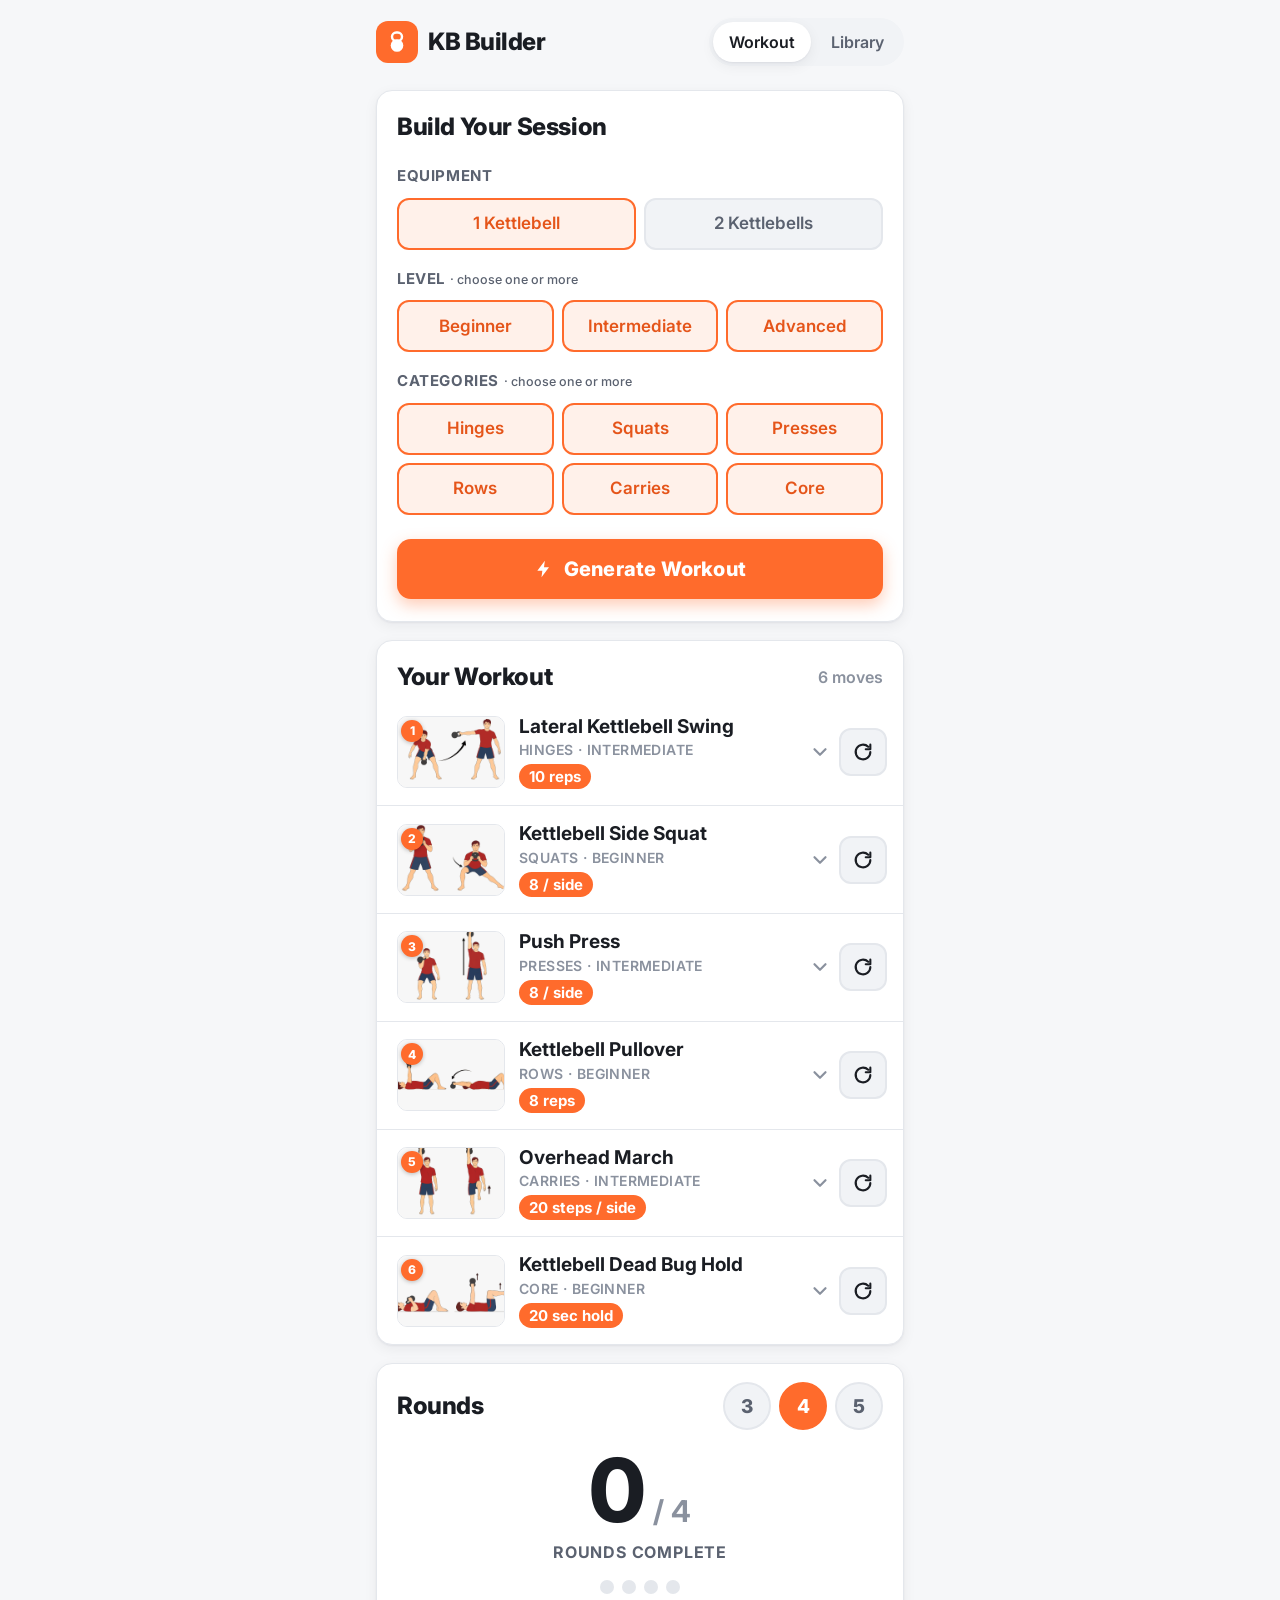
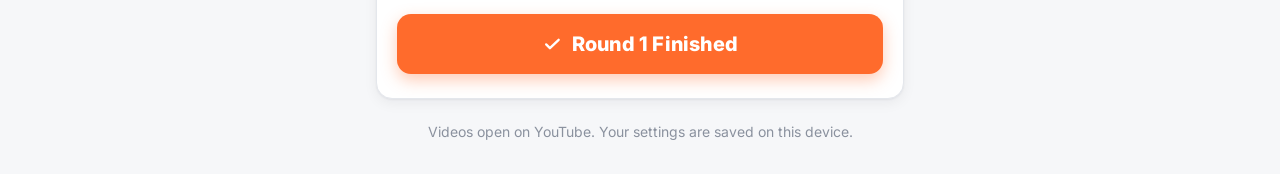
<file: index.html>
<!DOCTYPE html>
<html lang="en">
<head>
<meta charset="UTF-8">
<meta name="viewport" content="width=device-width, initial-scale=1, viewport-fit=cover">
<meta name="theme-color" content="#FF6B2C">
<meta name="description" content="Build a kettlebell workout, see how each move is done, and track your rounds.">
<title>KB Builder</title>
<link rel="icon" href="data:image/svg+xml,%3Csvg xmlns='http://www.w3.org/2000/svg' viewBox='0 0 24 24'%3E%3Crect width='24' height='24' rx='6' fill='%23FF6B2C'/%3E%3Crect x='7' y='3' width='10' height='8' rx='4' fill='none' stroke='white' stroke-width='2.4'/%3E%3Ccircle cx='12' cy='15.5' r='6' fill='white'/%3E%3C/svg%3E">
<link rel="preconnect" href="https://fonts.googleapis.com">
<link rel="preconnect" href="https://fonts.gstatic.com" crossorigin>
<link href="https://fonts.googleapis.com/css2?family=Inter:wght@400;500;600;700;800&display=swap" rel="stylesheet">
<link rel="stylesheet" href="css/styles.css">
</head>
<body>
<div class="wrap">

  <header class="header">
    <a class="brand" href="index.html">
      <span class="logo">
        <svg width="24" height="24" viewBox="0 0 24 24" fill="none" aria-hidden="true"><rect x="7" y="2.5" width="10" height="8.5" rx="4.2" stroke="#fff" stroke-width="2.4"/><circle cx="12" cy="15.5" r="6.3" fill="#fff"/></svg>
      </span>
      <span class="brand-text">KB Builder</span>
    </a>
    <nav class="nav">
      <a href="index.html" class="active">Workout</a>
      <a href="library.html">Library</a>
    </nav>
  </header>

  <section class="panel">
    <div class="panel-heading"><h2 class="panel-title">Build Your Session</h2></div>
    <div class="panel-body">
      <div class="control-label">Equipment</div>
      <div class="chip-row" id="equipment-row"></div>
      <div class="control-label">Level <small>· choose one or more</small></div>
      <div class="chip-row" id="level-row"></div>
      <div class="control-label">Categories <small>· choose one or more</small></div>
      <div class="chip-row" id="category-row"></div>
      <button class="primary-btn" id="generate-btn">
        <svg width="20" height="20" viewBox="0 0 24 24" fill="none" aria-hidden="true"><path d="M13 2 4 14h6l-1 8 9-12h-6l1-8Z" fill="currentColor"/></svg>
        Generate Workout
      </button>
    </div>
  </section>

  <section class="panel">
    <div class="panel-heading">
      <h2 class="panel-title">Your Workout</h2>
      <span class="count" id="workout-count"></span>
    </div>
    <div class="ex-list" id="exercise-list"></div>
  </section>

  <section class="panel">
    <div class="panel-heading">
      <h2 class="panel-title">Rounds</h2>
      <div class="target-row" id="target-row" aria-label="Target rounds"></div>
    </div>
    <div class="rt" id="rt-active">
      <button class="rt-count" id="rt-count" aria-label="Undo last round">
        <span class="rt-num" id="rt-num">0</span><span class="rt-of" id="rt-of">/ 4</span>
      </button>
      <div class="rt-label">Rounds complete</div>
      <div class="rt-dots" id="rt-dots"></div>
      <button class="rt-undo" id="rt-undo" hidden>Undo last round</button>
      <button class="primary-btn" id="rt-finish-btn">
        <svg width="20" height="20" viewBox="0 0 24 24" fill="none" aria-hidden="true"><path d="m5 12.5 4.5 4.5L20 7" stroke="currentColor" stroke-width="2.8" stroke-linecap="round" stroke-linejoin="round"/></svg>
        <span id="rt-finish-text">Round 1 Finished</span>
      </button>
    </div>
    <div class="rt" id="rt-done" hidden>
      <div class="rt-badge"><svg width="36" height="36" viewBox="0 0 24 24" fill="none" aria-hidden="true"><path d="m5 12.5 4.5 4.5L20 7" stroke="#fff" stroke-width="2.8" stroke-linecap="round" stroke-linejoin="round"/></svg></div>
      <div class="rt-done-label" id="rt-done-label">4 / 4 rounds complete</div>
      <div class="rt-done-sub">Nice work!</div>
      <button class="secondary-btn" id="rt-restart-btn">Do It Again</button>
      <button class="primary-btn" id="rt-new-btn">New Workout</button>
    </div>
  </section>

  <div class="footer">Videos open on YouTube. Your settings are saved on this device.</div>
</div>

<script src="js/exercises.js"></script>
<script src="js/app.js"></script>
</body>
</html>
</file>
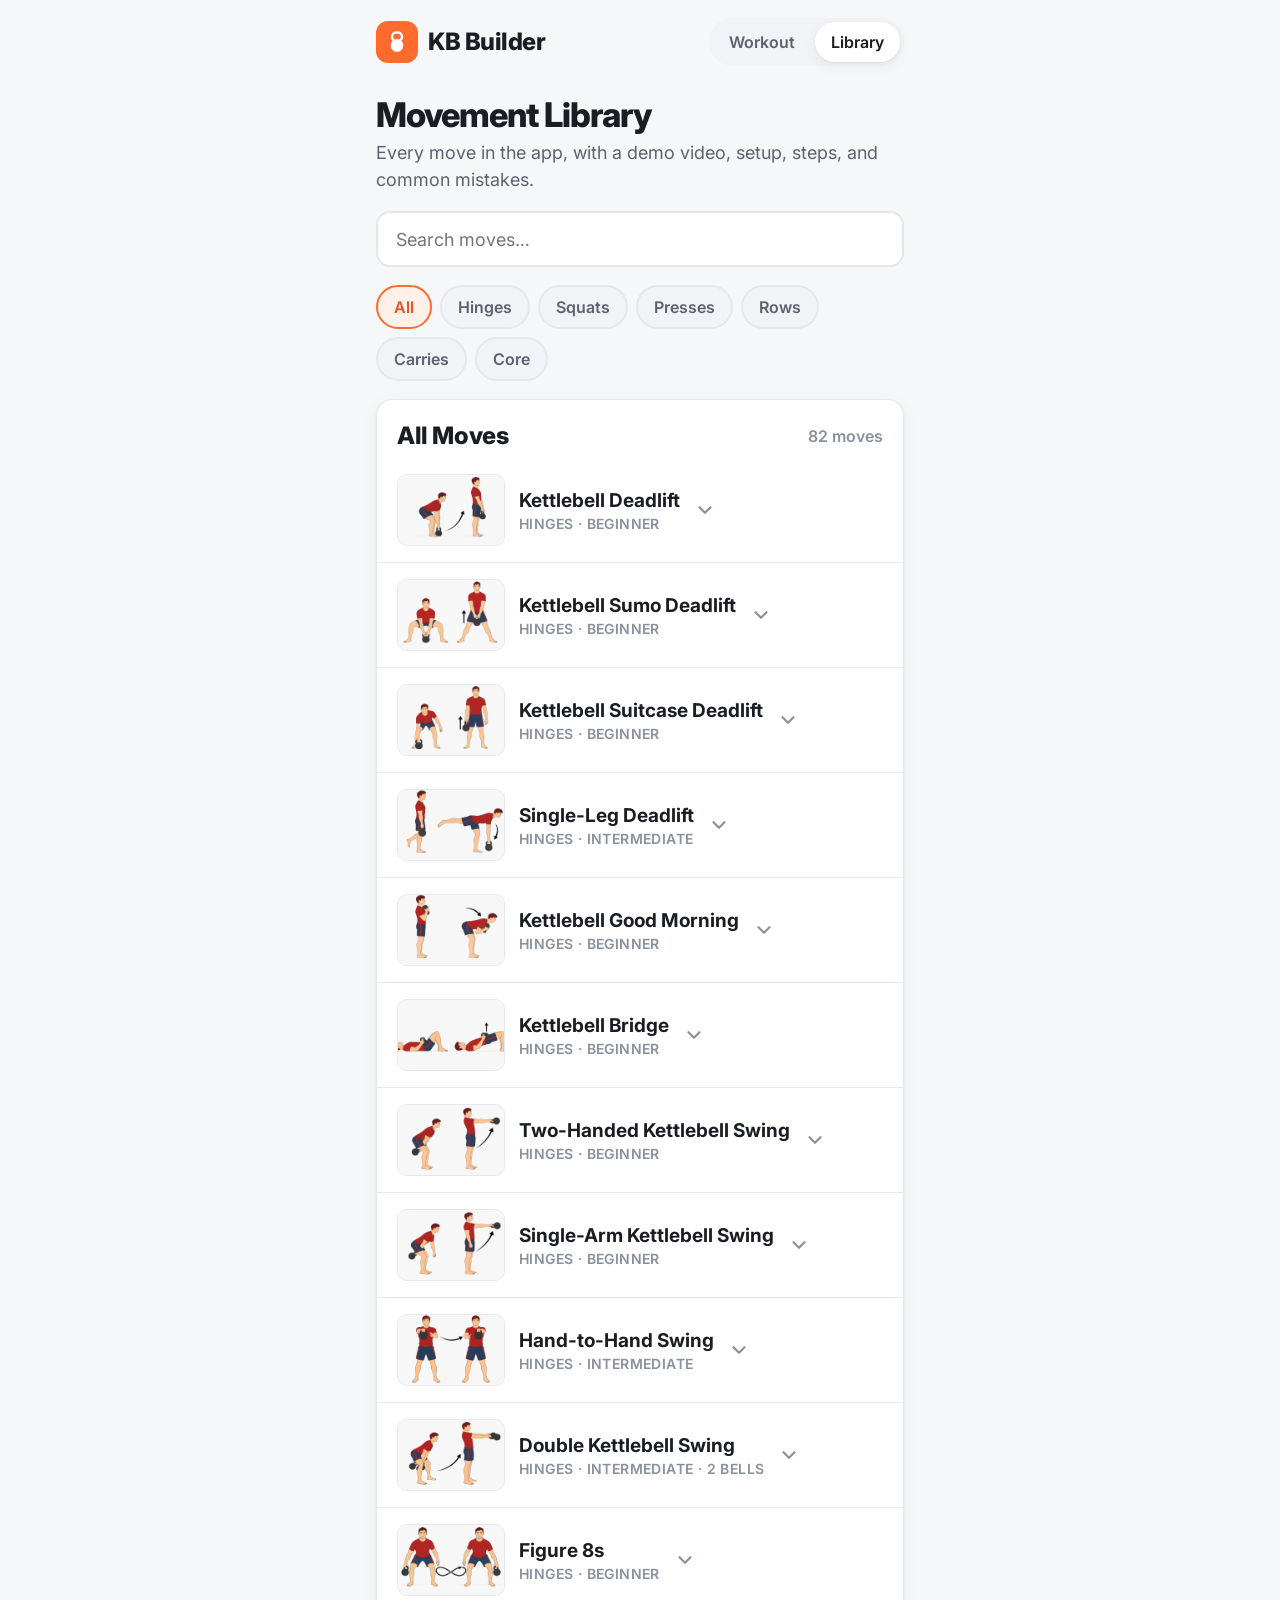
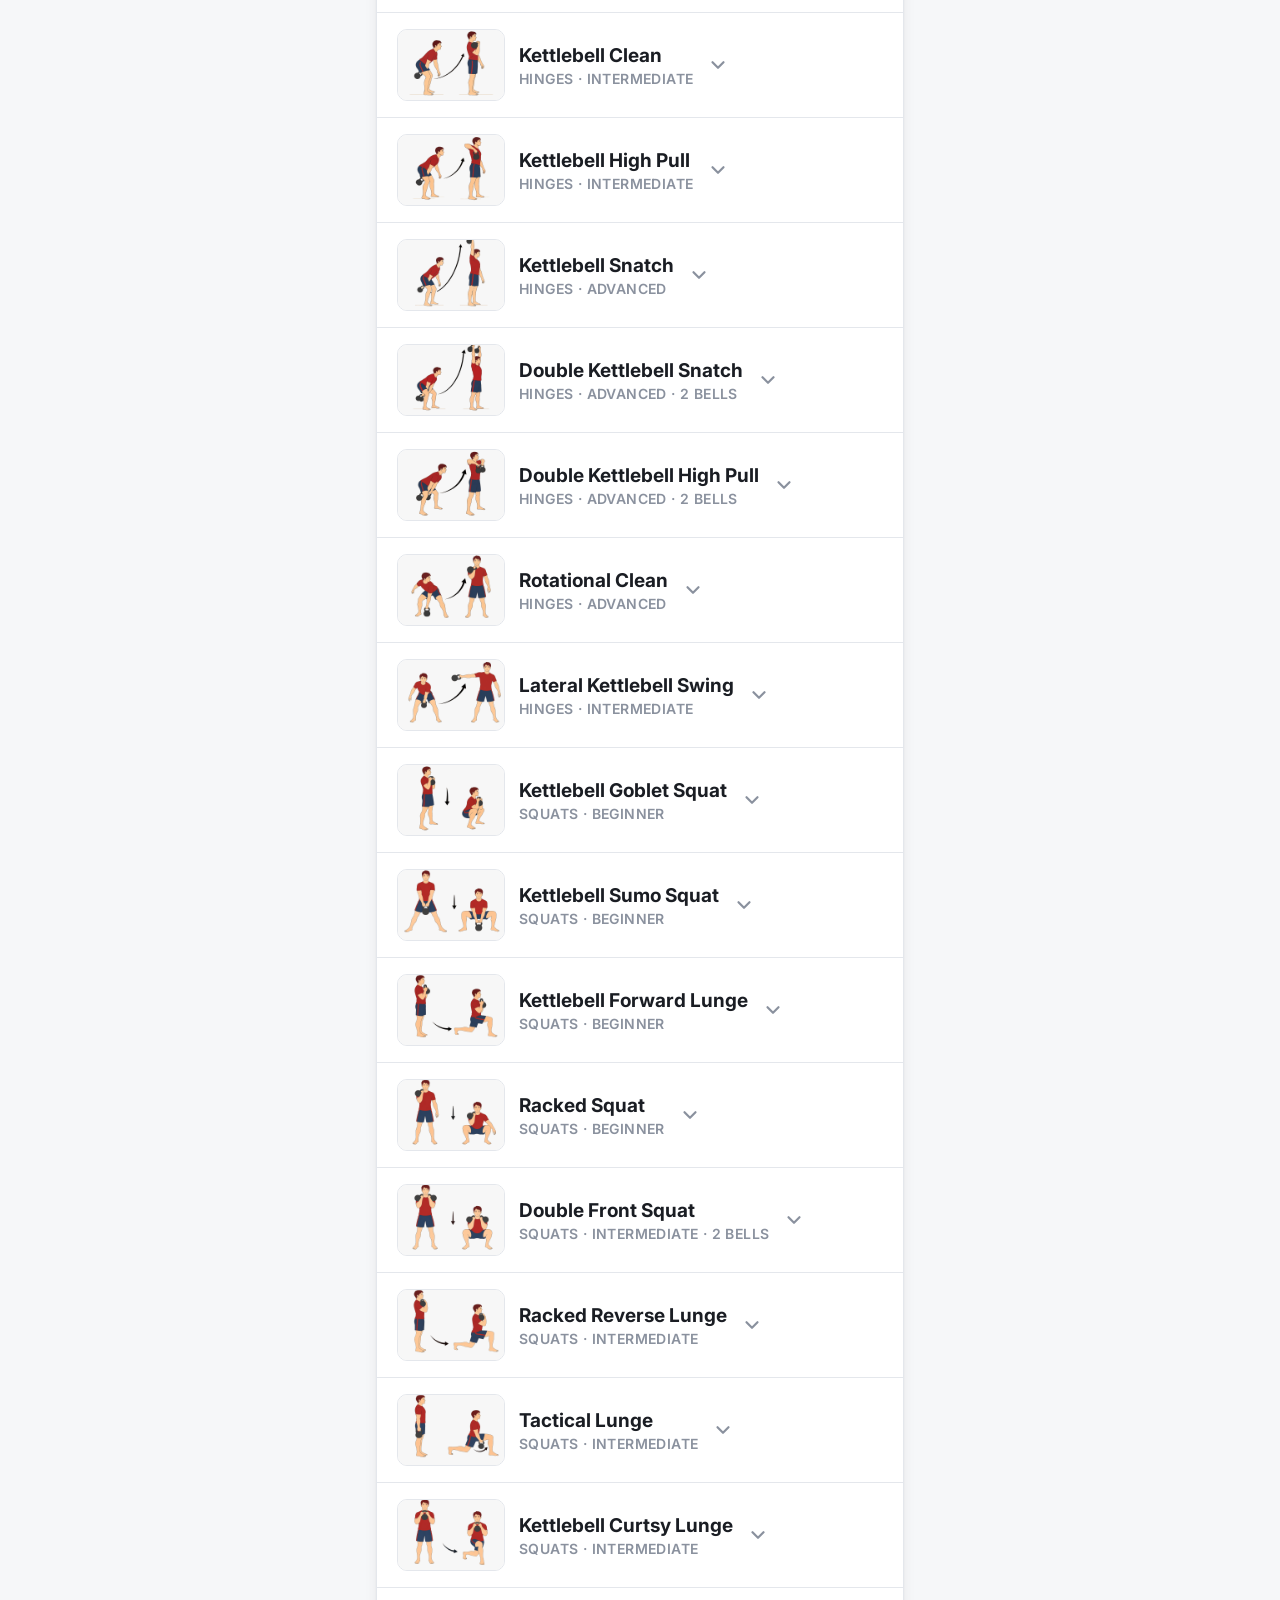
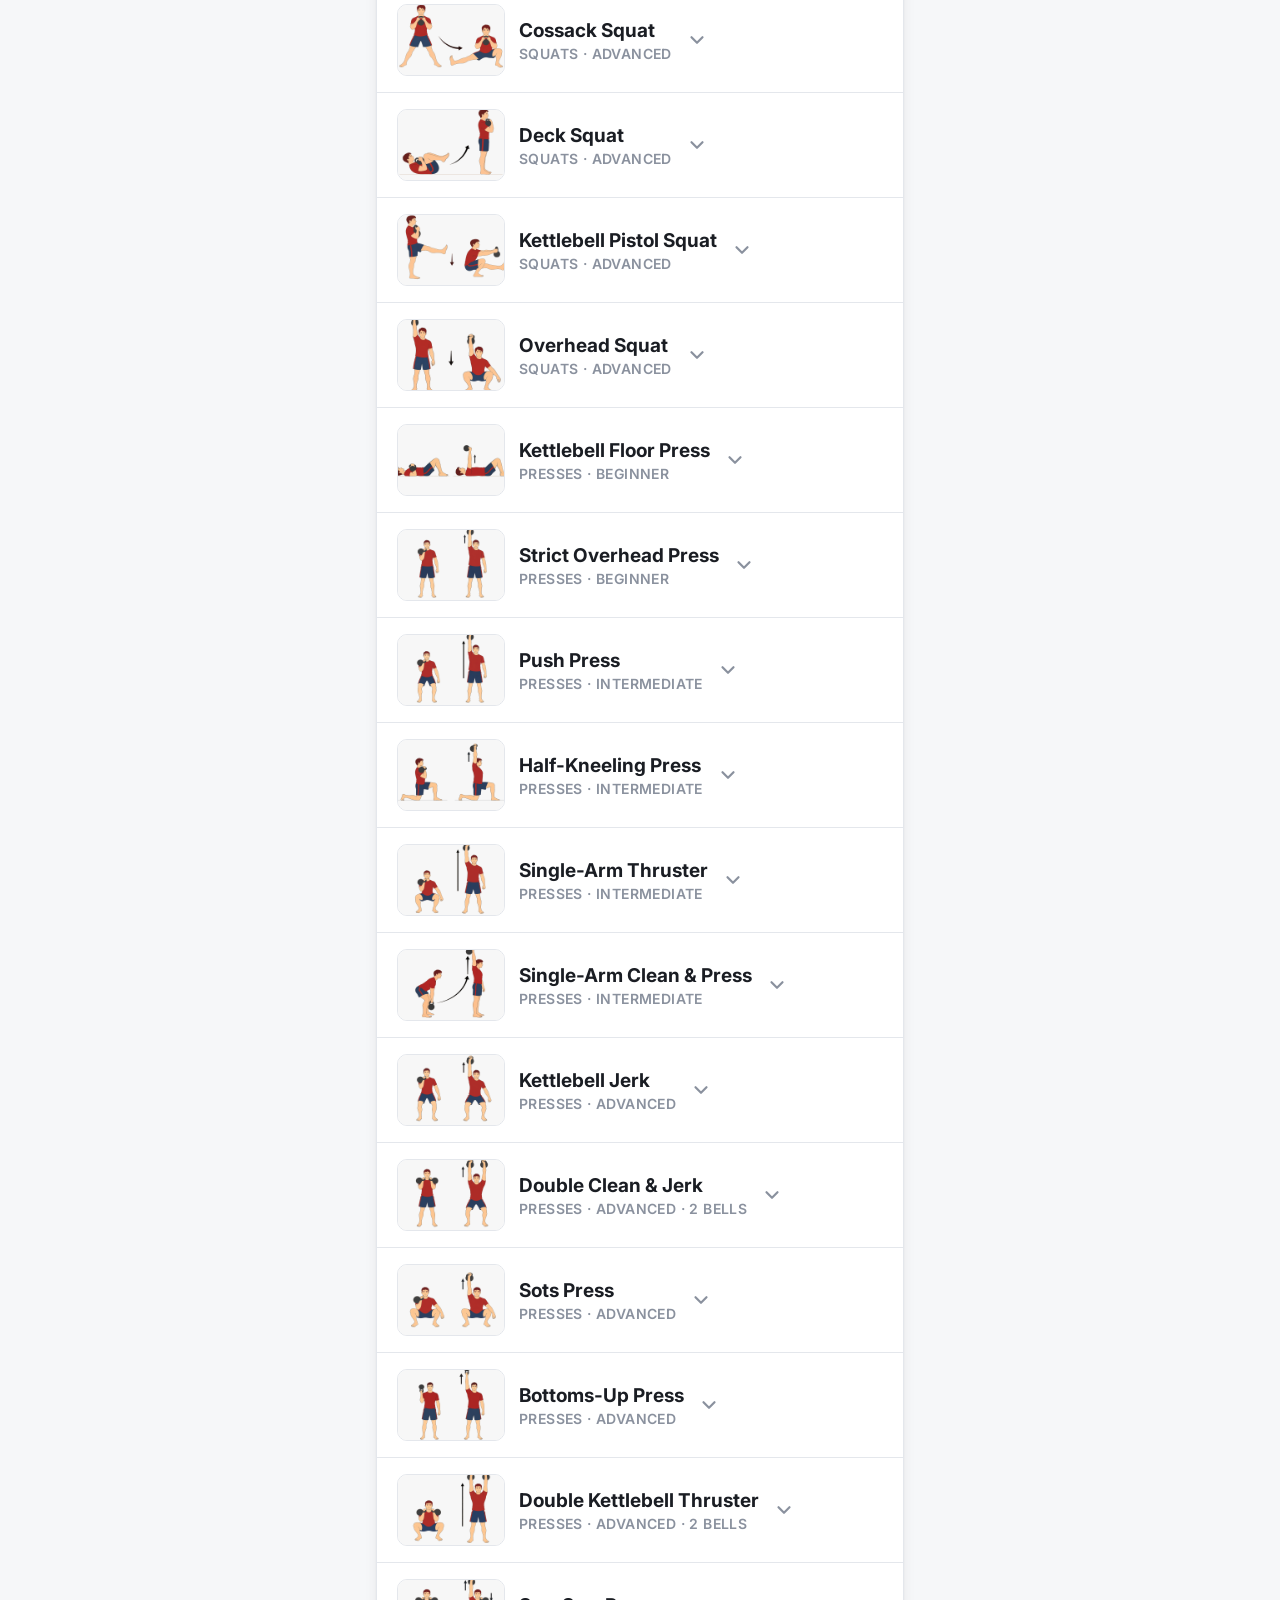
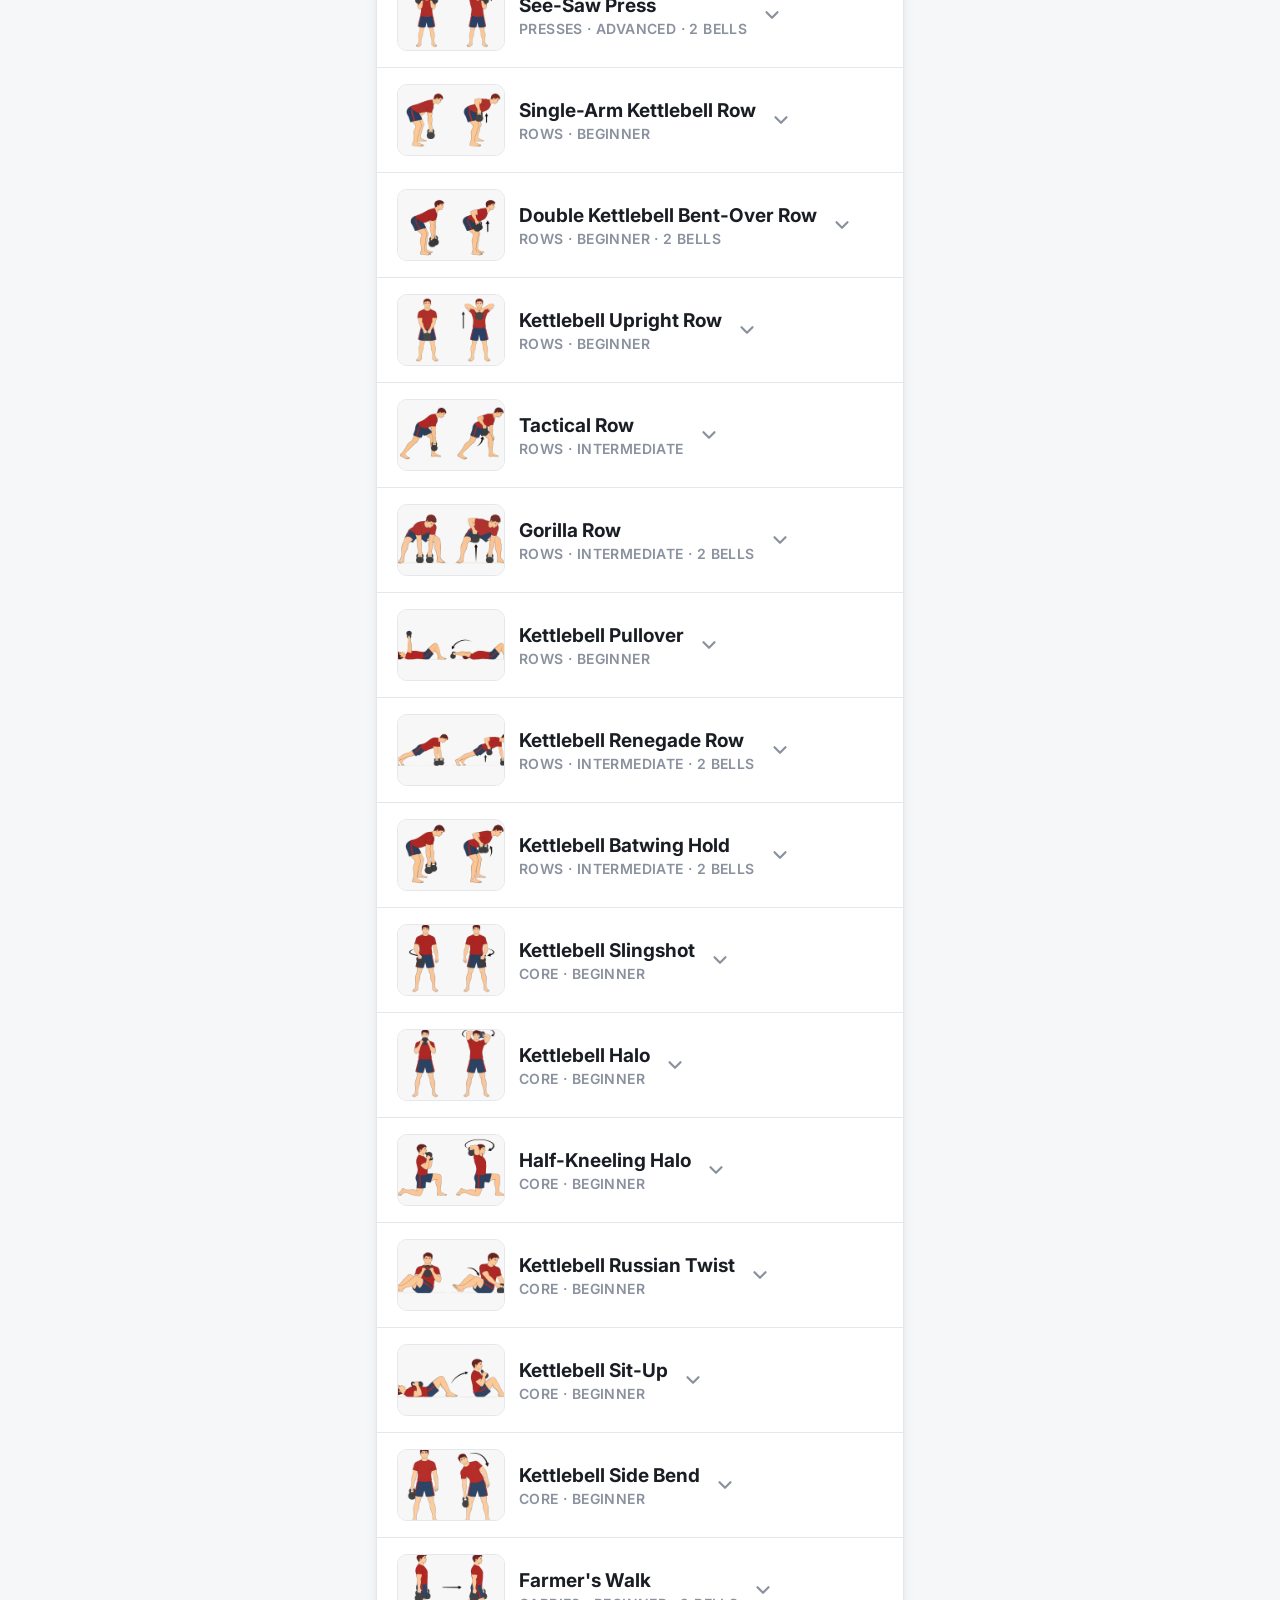
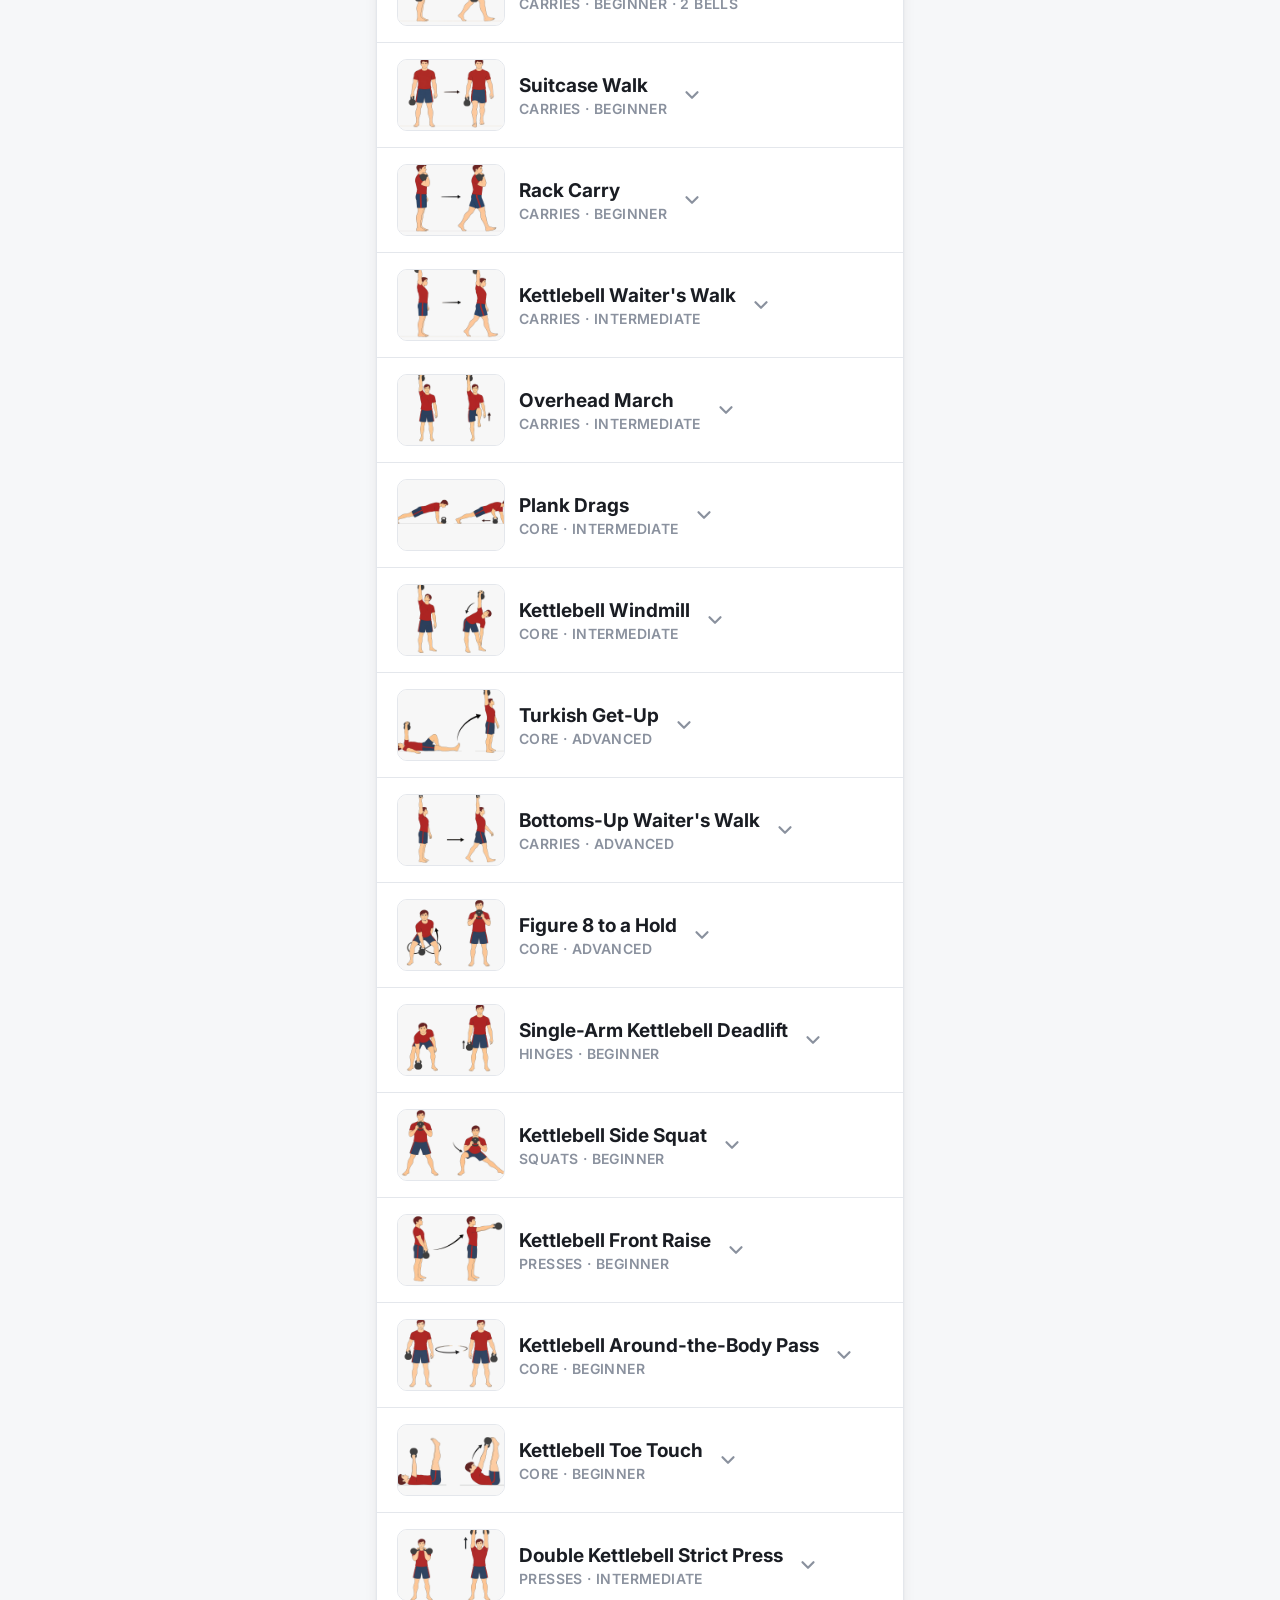
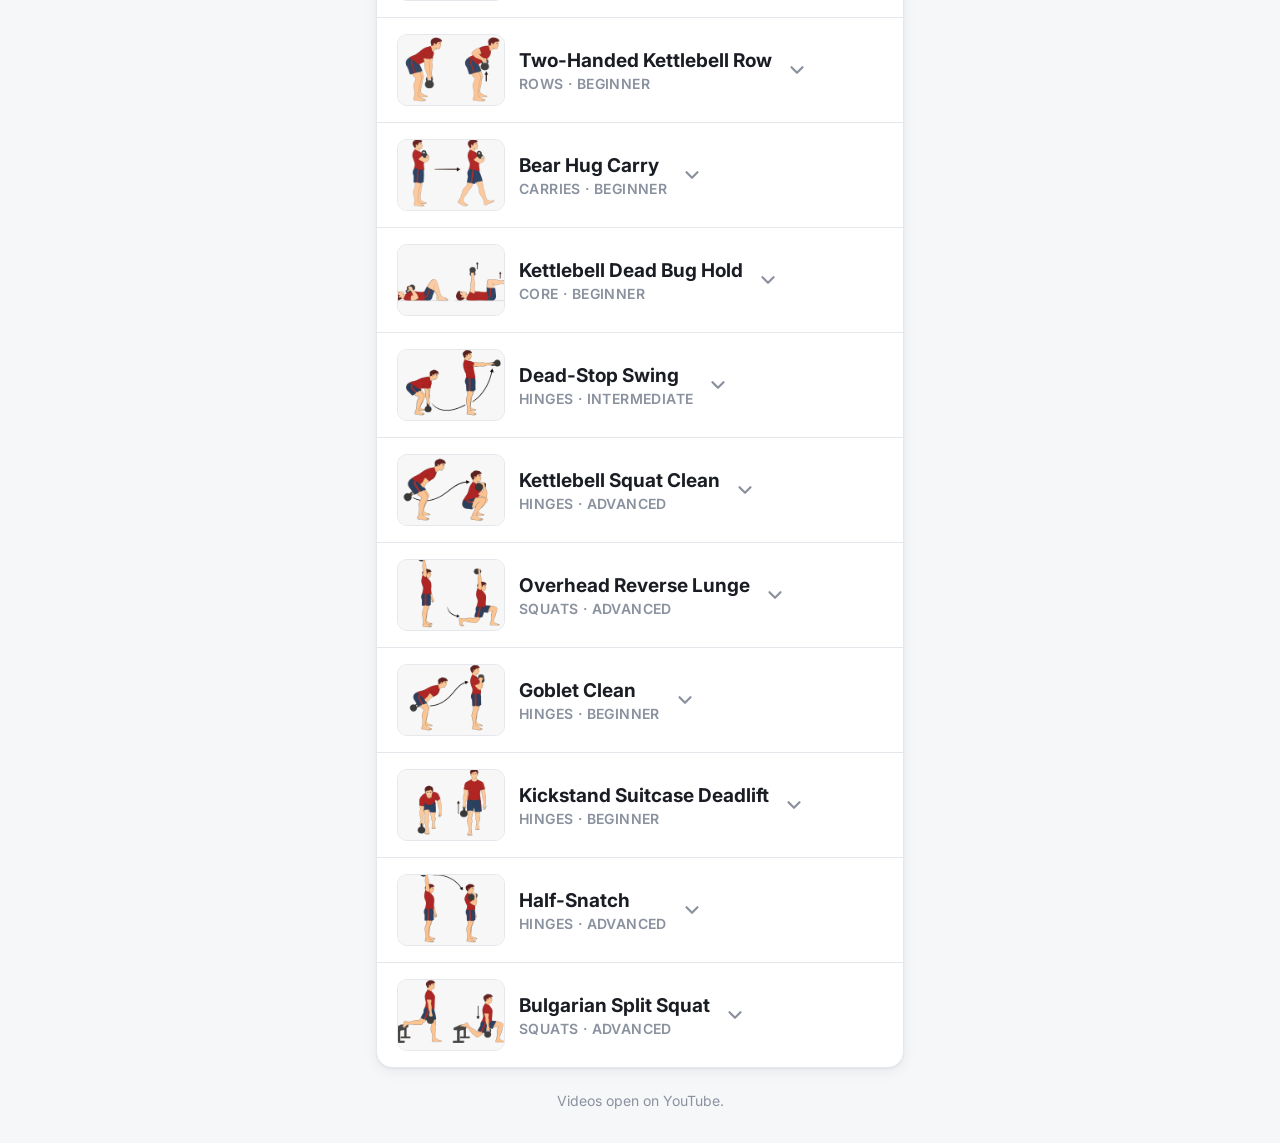
<file: library.html>
<!DOCTYPE html>
<html lang="en">
<head>
<meta charset="UTF-8">
<meta name="viewport" content="width=device-width, initial-scale=1, viewport-fit=cover">
<meta name="theme-color" content="#FF6B2C">
<meta name="description" content="Every kettlebell move in KB Builder, with a demo video, setup, steps, and common mistakes.">
<title>Movement Library · KB Builder</title>
<link rel="icon" href="data:image/svg+xml,%3Csvg xmlns='http://www.w3.org/2000/svg' viewBox='0 0 24 24'%3E%3Crect width='24' height='24' rx='6' fill='%23FF6B2C'/%3E%3Crect x='7' y='3' width='10' height='8' rx='4' fill='none' stroke='white' stroke-width='2.4'/%3E%3Ccircle cx='12' cy='15.5' r='6' fill='white'/%3E%3C/svg%3E">
<link rel="preconnect" href="https://fonts.googleapis.com">
<link rel="preconnect" href="https://fonts.gstatic.com" crossorigin>
<link href="https://fonts.googleapis.com/css2?family=Inter:wght@400;500;600;700;800&display=swap" rel="stylesheet">
<link rel="stylesheet" href="css/styles.css">
</head>
<body>
<div class="wrap">

  <header class="header">
    <a class="brand" href="index.html">
      <span class="logo">
        <svg width="24" height="24" viewBox="0 0 24 24" fill="none" aria-hidden="true"><rect x="7" y="2.5" width="10" height="8.5" rx="4.2" stroke="#fff" stroke-width="2.4"/><circle cx="12" cy="15.5" r="6.3" fill="#fff"/></svg>
      </span>
      <span class="brand-text">KB Builder</span>
    </a>
    <nav class="nav">
      <a href="index.html">Workout</a>
      <a href="library.html" class="active">Library</a>
    </nav>
  </header>

  <div>
    <h1 class="page-title">Movement Library</h1>
    <p class="page-sub">Every move in the app, with a demo video, setup, steps, and common mistakes.</p>
  </div>

  <input class="search" id="search" type="search" placeholder="Search moves…" aria-label="Search moves" autocomplete="off">
  <div class="chip-row compact" id="filter-row"></div>

  <section class="panel">
    <div class="panel-heading">
      <h2 class="panel-title" id="list-title">All Moves</h2>
      <span class="count" id="list-count"></span>
    </div>
    <div class="ex-list" id="library-list"></div>
  </section>

  <div class="footer">Videos open on YouTube.</div>
</div>

<script src="js/exercises.js"></script>
<script src="js/library.js"></script>
</body>
</html>
</file>
<file: css/styles.css>
/* KB Builder — shared styles for index.html and library.html */
:root{
  --bg:#F6F7F9; --card:#FFFFFF; --fg:#1A1D23; --muted:#5B6270; --faint:#8A919E;
  --border:#E4E7EC; --chip:#F1F3F6;
  --accent:#FF6B2C; --accent-dark:#E5551A; --accent-soft:#FFF1EA; --on-accent:#FFFFFF;
  --link:#2B7FFF; --link-soft:#EAF2FF;
  --good:#16A34A; --good-soft:#E9F8EF;
  --radius:16px; --shadow:0 1px 2px rgba(16,24,40,.05), 0 4px 14px rgba(16,24,40,.06);
  --safe-top:env(safe-area-inset-top, 0px); --safe-bottom:env(safe-area-inset-bottom, 0px);
}
*{ box-sizing:border-box; -webkit-tap-highlight-color:transparent; }
html,body{ margin:0; padding:0; background:var(--bg); color:var(--fg); }
body{
  font-family:'Inter', -apple-system, BlinkMacSystemFont, 'Segoe UI', Roboto, sans-serif;
  font-size:18px; line-height:1.5; -webkit-font-smoothing:antialiased; min-height:100vh;
}
button, input{ font-family:inherit; font-size:inherit; color:inherit; }
button{ cursor:pointer; }
a{ color:var(--link); }
.wrap{ max-width:560px; margin:0 auto; padding:calc(var(--safe-top) + 14px) 16px calc(var(--safe-bottom) + 32px); display:flex; flex-direction:column; gap:18px; }

/* ---------- Header ---------- */
.header{ display:flex; align-items:center; justify-content:space-between; gap:12px; padding:4px 0 6px; }
.brand{ display:flex; align-items:center; gap:10px; text-decoration:none; color:var(--fg); }
.logo{ width:42px; height:42px; border-radius:12px; background:var(--accent); display:flex; align-items:center; justify-content:center; flex-shrink:0; }
.brand-text{ font-size:24px; font-weight:800; letter-spacing:-.5px; }
.nav{ display:flex; gap:4px; background:var(--chip); padding:4px; border-radius:999px; }
.nav a{ padding:8px 16px; border-radius:999px; font-size:16px; font-weight:600; color:var(--muted); text-decoration:none; }
.nav a.active{ background:var(--card); color:var(--fg); box-shadow:var(--shadow); }

/* ---------- Panels ---------- */
.panel{ background:var(--card); border:1px solid var(--border); border-radius:var(--radius); box-shadow:var(--shadow); overflow:hidden; }
.panel-heading{ display:flex; align-items:center; justify-content:space-between; gap:10px; padding:18px 20px 4px; }
.panel-title{ margin:0; font-size:24px; font-weight:800; letter-spacing:-.4px; }
.panel-body{ padding:12px 20px 22px; }
.page-title{ margin:6px 0 0; font-size:34px; font-weight:800; letter-spacing:-1px; line-height:1.1; }
.page-sub{ margin:6px 0 0; color:var(--muted); font-size:18px; }

/* ---------- Chips (equipment, level, category, filters) ---------- */
.control-label{ font-size:15px; font-weight:700; color:var(--muted); text-transform:uppercase; letter-spacing:.6px; margin:18px 0 10px; }
.control-label:first-child{ margin-top:4px; }
.control-label small{ font-weight:500; text-transform:none; letter-spacing:0; }
.chip-row{ display:flex; flex-wrap:wrap; gap:8px; }
.chip{
  flex:1 1 calc(33.333% - 6px); min-height:52px; padding:8px 10px; border-radius:12px;
  border:2px solid var(--border); background:var(--chip); color:var(--muted);
  font-size:17px; font-weight:600; line-height:1.2; display:flex; align-items:center; justify-content:center; gap:6px;
}
.chip.selected{ border-color:var(--accent); background:var(--accent-soft); color:var(--accent-dark); }
.chip:active{ transform:scale(.98); }
.chip-row.compact .chip{ flex:0 0 auto; min-height:44px; padding:6px 16px; border-radius:999px; font-size:16px; }

.primary-btn{
  width:100%; min-height:60px; margin-top:24px; border:none; border-radius:14px;
  background:var(--accent); color:var(--on-accent); font-size:20px; font-weight:800; letter-spacing:.2px;
  display:flex; align-items:center; justify-content:center; gap:10px;
  box-shadow:0 6px 16px rgba(255,107,44,.35);
}
.primary-btn:active{ background:var(--accent-dark); transform:translateY(1px); }

/* ---------- Exercise cards (workout + library) ---------- */
.ex-list{ display:flex; flex-direction:column; }
.ex{ border-top:1px solid var(--border); }
.ex:first-child{ border-top:none; }
.ex-row{ display:flex; align-items:center; }
.ex-head{ flex:1; min-width:0; display:flex; align-items:center; gap:14px; padding:16px 20px; background:none; border:none; text-align:left; }
.ex-row .ex-head{ padding-right:8px; }
.ex-num{ position:absolute; top:4px; left:4px; width:26px; height:26px; border-radius:50%; background:var(--accent); color:var(--on-accent); font-size:14px; font-weight:800; display:flex; align-items:center; justify-content:center; box-shadow:0 1px 4px rgba(0,0,0,.25); }
.swap-icon{ width:48px; height:48px; flex-shrink:0; margin-right:16px; border-radius:12px; border:2px solid var(--border); background:var(--chip); display:flex; align-items:center; justify-content:center; color:var(--fg); }
.swap-icon:active{ border-color:var(--accent); background:var(--accent-soft); }
.ex.flash{ animation:flash .6s ease-out; }
@keyframes flash{ from{ background:var(--accent-soft); } to{ background:transparent; } }
.ex-thumb{ width:108px; height:72px; flex-shrink:0; border-radius:10px; overflow:hidden; background:var(--chip); position:relative; }
.ex-thumb img{ width:100%; height:100%; object-fit:cover; display:block; }
/* Diagrams have wide margins around the figures; zoom in a little so they read at row size. */
.ex-thumb.diagram{ border:1px solid var(--border); background:#fff; }
.ex-thumb.diagram img{ transform:scale(1.18); }
.ex-thumb.diagram .ex-num{ top:3px; left:3px; width:22px; height:22px; font-size:12px; }
.ex-thumb.empty{ display:flex; align-items:center; justify-content:center; }
.ex-text{ flex:1; min-width:0; }
.ex-name{ font-size:19px; font-weight:700; line-height:1.25; }
.ex-meta{ font-size:14px; font-weight:600; color:var(--faint); margin-top:3px; text-transform:uppercase; letter-spacing:.4px; }
.ex-reps{ display:inline-block; margin-top:6px; padding:3px 10px; border-radius:999px; background:var(--accent); color:var(--on-accent); font-size:15px; font-weight:700; }
.ex-chev{ flex-shrink:0; color:var(--faint); transition:transform .15s; }
.ex.open .ex-chev{ transform:rotate(180deg); }

.ex-body{ display:none; padding:0 20px 20px; }
.ex.open .ex-body{ display:block; }
.ex-desc{ margin:0 0 14px; color:var(--muted); font-size:17px; }
.video{ display:block; position:relative; border-radius:12px; overflow:hidden; background:#000; aspect-ratio:16/9; }
.video img{ width:100%; height:100%; object-fit:cover; display:block; opacity:.92; }
.play{ position:absolute; inset:0; display:flex; align-items:center; justify-content:center; }
.play span{ width:66px; height:66px; border-radius:50%; background:rgba(255,107,44,.95); display:flex; align-items:center; justify-content:center; box-shadow:0 4px 18px rgba(0,0,0,.35); }
.video-caption{ font-size:14px; color:var(--faint); margin-top:6px; }
.diagram-full{ margin:0; }
.diagram-full img{ width:100%; aspect-ratio:3/2; object-fit:contain; display:block; border-radius:12px; border:1px solid var(--border); background:#fff; }
.link-row{ display:flex; flex-wrap:wrap; gap:10px; margin-top:14px; }
.link-btn{
  flex:1 1 auto; min-height:50px; padding:10px 16px; border-radius:12px; border:2px solid transparent;
  display:inline-flex; align-items:center; justify-content:center; gap:8px;
  font-size:17px; font-weight:700; text-decoration:none;
}
.link-btn.video-link{ background:var(--accent-soft); color:var(--accent-dark); }
.link-btn.guide-link{ background:var(--link-soft); color:var(--link); }
.link-btn.swap{ background:var(--chip); color:var(--fg); border-color:var(--border); }
.link-btn.guide-link[aria-expanded="true"]{ background:var(--chip); color:var(--fg); border-color:var(--border); }
.form-guide{ margin-top:16px; padding:2px 16px 16px; border-radius:12px; background:var(--bg); border:1px solid var(--border); }
.link-btn.hide-guide{ width:100%; margin-top:18px; background:var(--card); color:var(--fg); border-color:var(--border); }

/* ---------- Form cues (library) ---------- */
.cue{ margin-top:16px; }
.cue-label{ font-size:14px; font-weight:800; text-transform:uppercase; letter-spacing:.7px; color:var(--accent-dark); margin-bottom:6px; }
.cue p{ margin:0; font-size:17px; }
.cue ol, .cue ul{ margin:0; padding-left:24px; font-size:17px; }
.cue li{ margin-bottom:6px; }
.cue.mistakes .cue-label{ color:#C2410C; }

/* ---------- Round tracker ---------- */
.target-row{ display:flex; gap:8px; }
.target-btn{ width:48px; height:48px; border-radius:50%; border:2px solid var(--border); background:var(--chip); color:var(--muted); font-size:19px; font-weight:800; }
.target-btn.selected{ border-color:var(--accent); background:var(--accent); color:var(--on-accent); }
.rt{ display:flex; flex-direction:column; align-items:center; padding:12px 20px 24px; text-align:center; }
.rt[hidden]{ display:none; }
.rt-count{ display:flex; align-items:baseline; gap:10px; background:none; border:none; padding:0; }
.rt-num{ font-size:88px; font-weight:800; letter-spacing:-3px; line-height:1; font-variant-numeric:tabular-nums; }
.rt-of{ font-size:30px; font-weight:700; color:var(--faint); }
.rt-label{ font-size:16px; font-weight:700; text-transform:uppercase; letter-spacing:.8px; color:var(--muted); margin-top:6px; }
.rt-dots{ display:flex; gap:8px; margin-top:16px; }
.rt-dot{ width:14px; height:14px; border-radius:50%; background:var(--border); }
.rt-dot.done{ background:var(--accent); }
.rt-undo{ margin-top:12px; background:none; border:none; color:var(--link); font-size:16px; font-weight:600; text-decoration:underline; }
.rt-undo[hidden]{ display:none; }
.rt .primary-btn{ margin-top:20px; }
.rt-badge{ width:72px; height:72px; border-radius:50%; background:var(--good); display:flex; align-items:center; justify-content:center; }
.rt-done-label{ font-size:26px; font-weight:800; margin-top:14px; }
.rt-done-sub{ font-size:18px; color:var(--muted); margin-top:4px; }
.secondary-btn{ width:100%; min-height:56px; margin-top:20px; border-radius:14px; border:2px solid var(--border); background:var(--card); font-size:18px; font-weight:700; }

/* ---------- Library search ---------- */
.search{ width:100%; min-height:56px; padding:0 18px; border-radius:14px; border:2px solid var(--border); background:var(--card); font-size:18px; outline:none; }
.search:focus{ border-color:var(--accent); }
.empty{ padding:28px 20px; text-align:center; color:var(--muted); font-size:18px; }
.count{ color:var(--faint); font-size:16px; font-weight:600; }

.footer{ text-align:center; color:var(--faint); font-size:14px; padding-top:4px; }

@media (max-width:420px){
  .brand-text{ font-size:21px; }
  .nav a{ padding:8px 12px; font-size:15px; }
  .ex-head{ gap:12px; padding:14px 16px; }
  .swap-icon{ margin-right:12px; width:44px; height:44px; }
  .ex-body{ padding:0 16px 18px; }
  .ex-thumb{ width:90px; height:60px; }
  .panel-heading{ padding:16px 16px 4px; }
  .panel-body{ padding:10px 16px 20px; }
}
</file>
